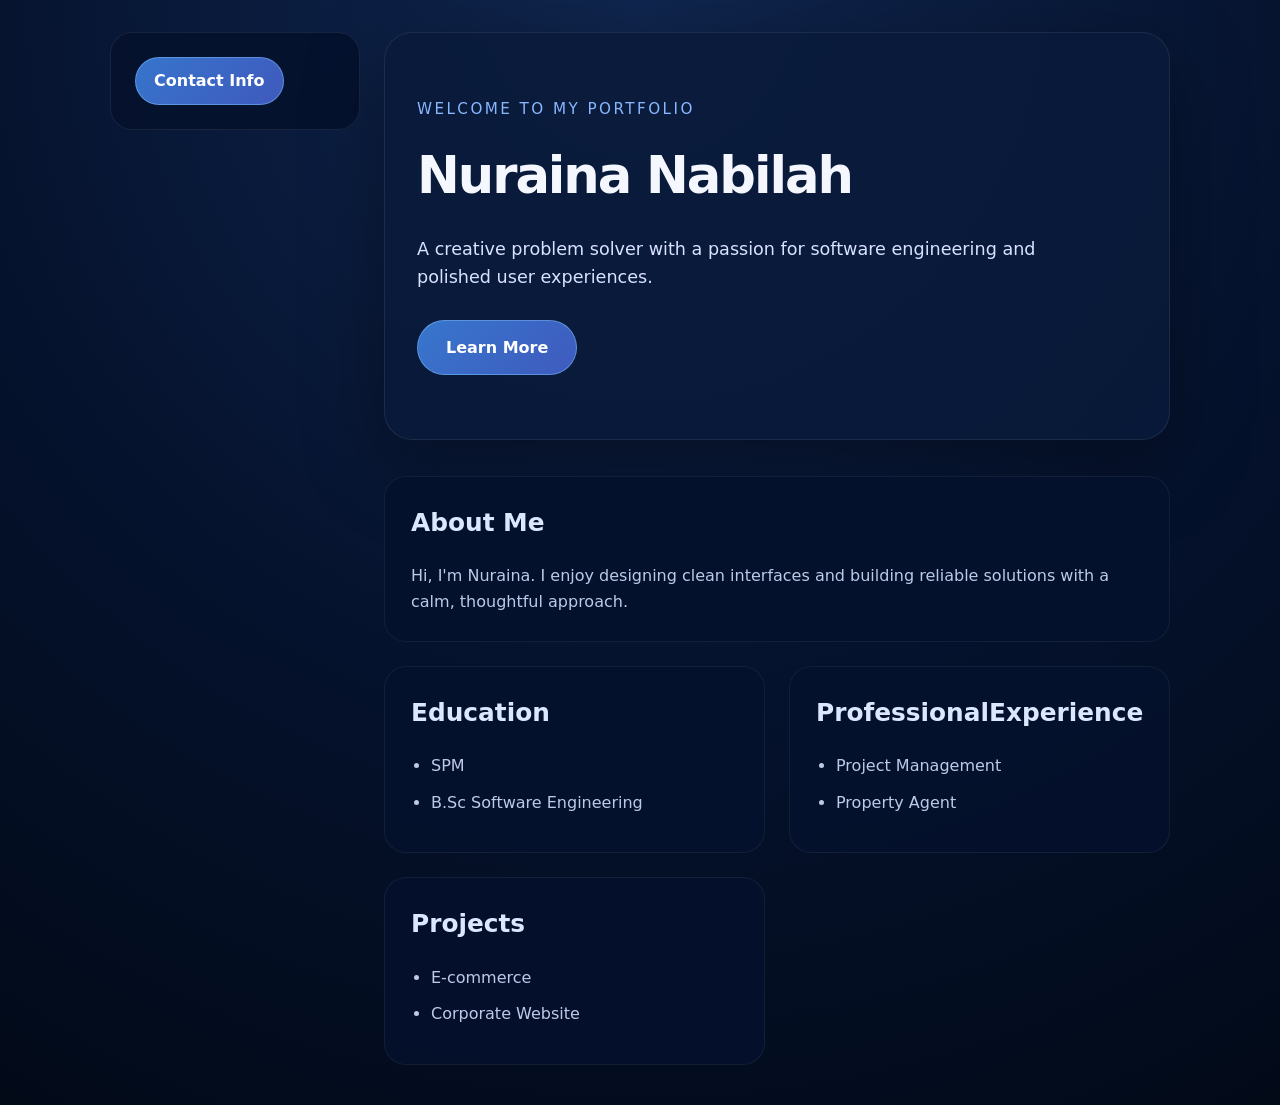
<file: index.html>
<!DOCTYPE html>
<html lang="en">

<head>
    <meta charset="UTF-8">
    <meta name="viewport" content="width=device-width, initial-scale=1.0">
    <title>Nuraina Nabilah Portfolio</title>
    <link rel="stylesheet" href="style.css">
</head>

<body>
    <div class="page-wrapper">
        <aside class="sidebar">
            <a href="contact-info.html" class="sidebar-button">Contact Info</a>
        </aside>

        <div class="main-column">
            <header class="hero">
                <div class="hero-content">
                    <p class="eyebrow">Welcome to my portfolio</p>
                    <h1>Nuraina Nabilah</h1>
                    <p class="hero-copy">A creative problem solver with a passion for software engineering and polished user
                        experiences.</p>
                    <a href="#about" class="button">Learn More</a>
                </div>
            </header>

            <main class="content">
                <section id="about" class="card">
                    <h2>About Me</h2>
                    <p>Hi, I'm Nuraina. I enjoy designing clean interfaces and building reliable solutions with a calm,
                        thoughtful approach.</p>
                </section>

                <section class="card">
                    <h2>Education</h2>
                    <ul>
                        <li>SPM</li>
                        <li>B.Sc Software Engineering</li>
                    </ul>
                </section>

                <section class="card">
                    <h2>ProfessionalExperience</h2>
                    <ul>
                        <li>Project Management</li>
                        <li>Property Agent</li>
                    </ul>
                </section>

                <section class="card">
                    <h2>Projects</h2>
                    <ul>
                        <li>E-commerce</li>
                        <li>Corporate Website</li>
                    </ul>
                </section>

            </main>
        </div>
    </div>

</body>

</html>
</file>
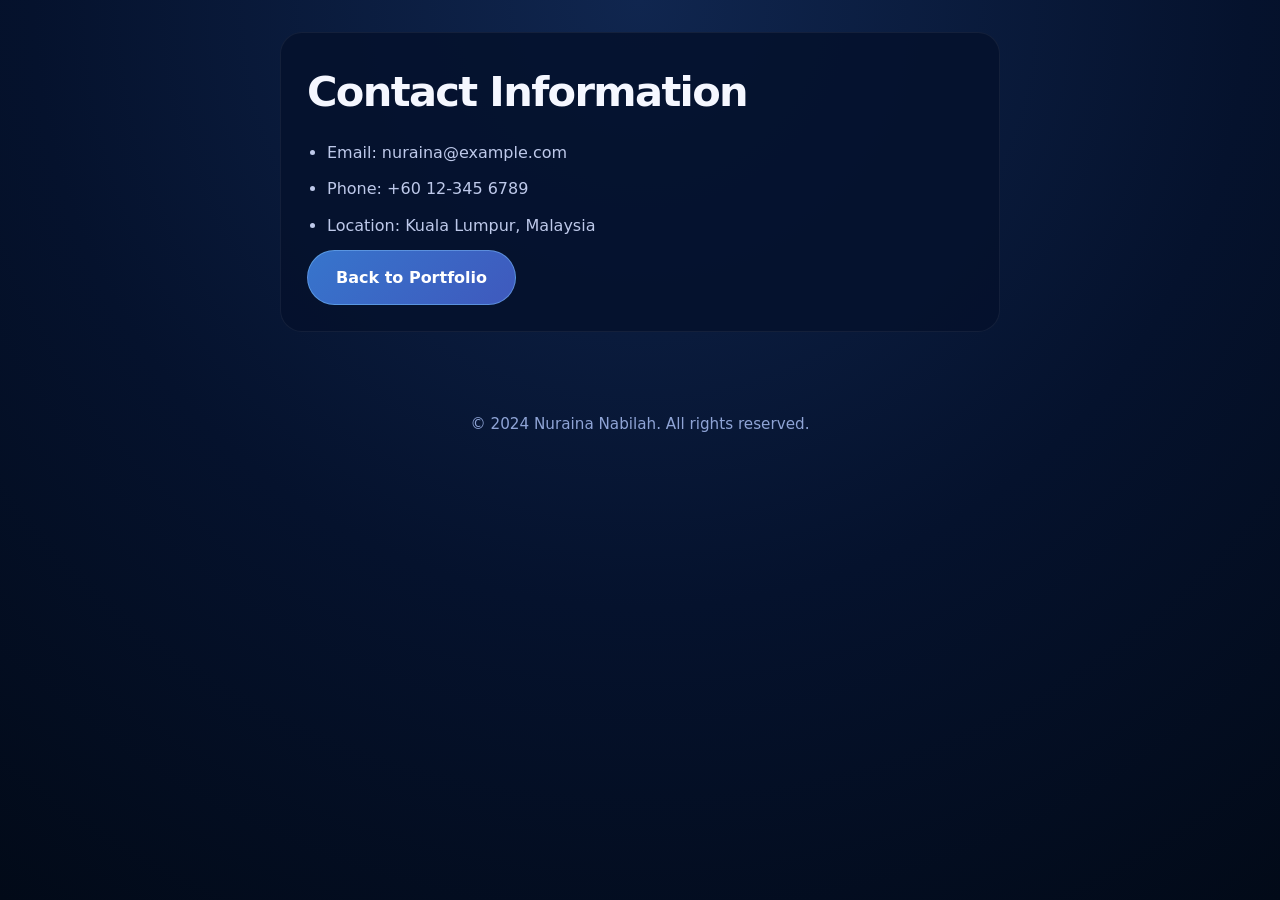
<file: contact-info.html>
<!DOCTYPE html>
<html lang="en">

<head>
    <meta charset="UTF-8">
    <meta name="viewport" content="width=device-width, initial-scale=1.0">
    <title>Contact Info | Nuraina Nabilah</title>
    <link rel="stylesheet" href="style.css">
</head>

<body>
    <div class="page-wrapper single-page-layout">
        <main class="contact-main card">
            <h1>Contact Information</h1>
            <ul>
                <li>Email: nuraina@example.com</li>
                <li>Phone: +60 12-345 6789</li>
                <li>Location: Kuala Lumpur, Malaysia</li>
            </ul>
            <a href="index.html" class="button">Back to Portfolio</a>
        </main>
        <footer class="footer">
            <p>&copy; 2024 Nuraina Nabilah. All rights reserved.</p>
        </footer>
    </div>
</body>

</html>
</file>
<file: style.css>
/* Global styles */
:root {
    color-scheme: dark;
    color: #f5f7ff;
    background: #05122d;
    font-family: Inter, system-ui, -apple-system, BlinkMacSystemFont, 'Segoe UI', sans-serif;
}

* {
    box-sizing: border-box;
}

body {
    margin: 0;
    min-height: 100vh;
    background: radial-gradient(circle at top, #10264f 0%, #05122d 55%, #020a18 100%);
    color: #e8eefc;
    line-height: 1.6;
}

a {
    color: #82c7ff;
    text-decoration: none;
}

a:hover {
    text-decoration: underline;
}

.page-wrapper {
    max-width: 1100px;
    margin: 0 auto;
    padding: 32px 20px 40px;
    display: grid;
    gap: 24px;
}

.sidebar {
    padding: 24px;
    border-radius: 22px;
    background: rgba(5, 18, 45, 0.88);
    border: 1px solid rgba(255, 255, 255, 0.08);
    height: fit-content;
}

.sidebar h2 {
    margin: 0 0 14px;
    color: #dbe6ff;
    font-size: 1.2rem;
}

.sidebar-button {
    display: inline-block;
    padding: 10px 18px;
    border-radius: 999px;
    border: 1px solid rgba(130, 199, 255, 0.45);
    background: linear-gradient(135deg, rgba(58, 123, 213, 0.95), rgba(66, 94, 197, 0.95));
    color: #ffffff;
    font-weight: 600;
    transition: transform 0.2s ease, box-shadow 0.2s ease;
}

.sidebar-button:hover {
    text-decoration: none;
    transform: translateY(-1px);
    box-shadow: 0 12px 24px rgba(27, 102, 185, 0.25);
}

.main-column {
    min-width: 0;
}

.single-page-layout {
    max-width: 760px;
}

.contact-main h1 {
    margin: 0 0 14px;
    font-size: clamp(2rem, 4vw, 2.6rem);
    color: #f5f7ff;
}

.contact-main ul {
    margin: 0 0 24px;
    padding-left: 1.25rem;
}

.hero {
    padding: 64px 28px;
    border: 1px solid rgba(255, 255, 255, 0.08);
    border-radius: 28px;
    background: rgba(10, 27, 58, 0.85);
    box-shadow: 0 24px 80px rgba(0, 0, 0, 0.35);
}

.hero-content {
    max-width: 720px;
    margin: 0 auto;
}

.eyebrow {
    margin: 0 0 14px;
    color: #88b7ff;
    font-size: 0.95rem;
    letter-spacing: 0.16em;
    text-transform: uppercase;
}

h1 {
    margin: 0 0 18px;
    font-size: clamp(2.8rem, 4vw, 4.5rem);
    letter-spacing: -0.04em;
    color: #f5f7ff;
}

.hero-copy {
    margin: 0 0 28px;
    max-width: 680px;
    font-size: 1.1rem;
    color: #d8e2ff;
}

.button {
    display: inline-block;
    padding: 14px 28px;
    border-radius: 999px;
    border: 1px solid rgba(130, 199, 255, 0.45);
    background: linear-gradient(135deg, rgba(58, 123, 213, 0.95), rgba(66, 94, 197, 0.95));
    color: white;
    font-weight: 600;
    transition: transform 0.2s ease, box-shadow 0.2s ease;
}

.button:hover {
    transform: translateY(-1px);
    box-shadow: 0 16px 32px rgba(27, 102, 185, 0.25);
}

.content {
    display: grid;
    gap: 24px;
    margin-top: 36px;
}

.card {
    padding: 26px;
    border-radius: 22px;
    background: rgba(5, 18, 45, 0.88);
    border: 1px solid rgba(255, 255, 255, 0.06);
}

.card h2 {
    margin-top: 0;
    color: #dbe6ff;
    font-size: 1.55rem;
}

.card p,
.card ul {
    margin: 14px 0 0;
    color: #bec9ea;
    font-size: 1rem;
}

.card ul {
    padding-left: 1.25rem;
}

.card li {
    margin-bottom: 0.7rem;
}

.footer {
    margin-top: 40px;
    text-align: center;
    color: #8fa4d6;
    font-size: 0.95rem;
    opacity: 0;
    animation: fadeInUp 1s ease-out 0.5s forwards;
}

@keyframes fadeInUp {
    from {
        opacity: 0;
        transform: translateY(20px);
    }

    to {
        opacity: 1;
        transform: translateY(0);
    }
}

@media (min-width: 760px) {
    .page-wrapper {
        grid-template-columns: 250px minmax(0, 1fr);
        align-items: start;
    }

    .single-page-layout {
        grid-template-columns: minmax(0, 1fr);
    }

    .content {
        grid-template-columns: repeat(2, minmax(0, 1fr));
    }

    .content .card:nth-child(1) {
        grid-column: span 2;
    }
}
</file>
